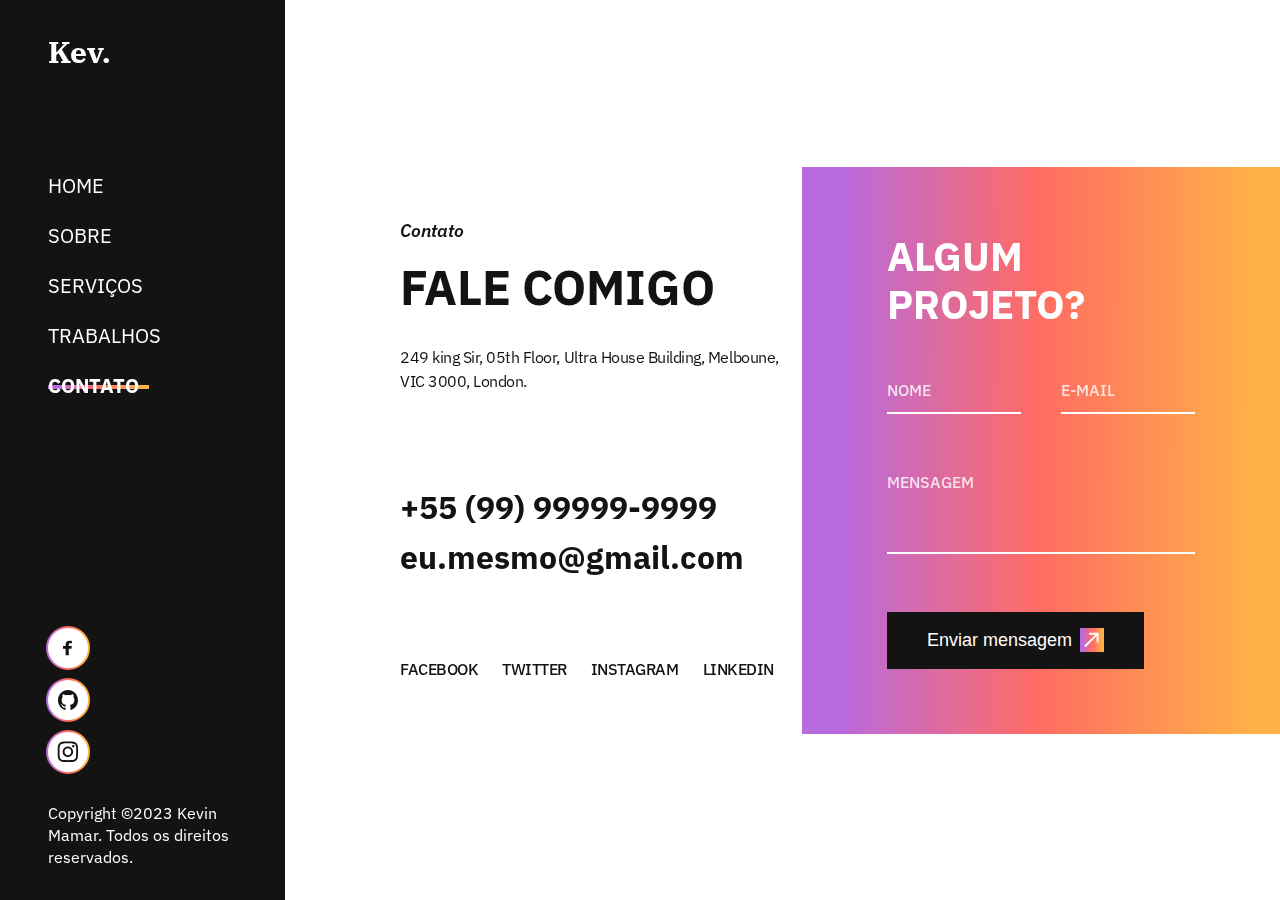
<file: contato/index.html>
<!DOCTYPE html>
<html lang="en">
  <head>
    <meta charset="UTF-8" />
    <meta http-equiv="X-UA-Compatible" content="IE=edge" />
    <meta name="viewport" content="width=device-width, initial-scale=1.0" />
    <link rel="stylesheet" href="/assets/global.css" />
    <link rel="stylesheet" href="/contato/index.css" />
    <title>Kevin Mamar | Contato</title>
  </head>
  <body>
    <div class="row h-full">
      <div class="sidebar">
        <div class="sidebar__content">
          <div class="sidebar__container">
            <div>
              <div class="sidebar__logo">Kev.</div>
              <ul class="sidebar__menu">
                <li class="sidebar__menu__item">
                  <a href="/home">Home</a>
                </li>
                <li class="sidebar__menu__item">
                  <a href="/sobre">Sobre</a>
                </li>
                <li class="sidebar__menu__item">
                  <a href="/servicos">Serviços</a>
                </li>
                <li class="sidebar__menu__item">
                  <a href="/trabalhos">Trabalhos</a>
                </li>
                <li class="sidebar__menu__item sidebar__menu__item--active">
                  <a href="/contato">Contato</a>
                </li>
              </ul>
            </div>
            <div class="sidebar__footer">
              <div class="sidebar__footer__social">
                <a href="">
                  <img src="/assets/images/facebook.svg" alt="facebook" />
                  <p>@kevinmamar</p>
                </a>
                <a href="">
                  <img src="/assets/images/github.svg" alt="github" />
                  <p>Kevin-Mamar</p>
                </a>
                <a href="">
                  <img src="/assets/images/instagram.svg" alt="instagram" />
                  <p>@_kevinMamar</p>
                </a>
              </div>
              <div class="sidebar__footer_copy">
                <p>
                  Copyright ©2023 Kevin Mamar. Todos os direitos reservados.
                </p>
              </div>
            </div>
          </div>
        </div>
      </div>
      <main class="w-full">
        <section class="main">
          <div class="container contact">
            <div class="contact__details">
              <div class="title">
                <span>Contato</span>
                <h2>Fale comigo</h2>
              </div>
              <div class="contact__details__address">
                <p>
                  249 king Sir, 05th Floor, Ultra House Building, Melboune, VIC
                  3000, London.
                </p>
              </div>
              <div class="contact__details__contact">
                <p>+55 (99) 99999-9999</p>
                <p>eu.mesmo@gmail.com</p>
              </div>
              <div class="contact__details__social">
                <a href="" target="_blank" rel="noreferrer">
                  <span>Facebook</span>
                </a>
                <a href="" target="_blank" rel="noreferrer">
                  <span>Twitter</span>
                </a>
                <a href="" target="_blank" rel="noreferrer">
                  <span>Instagram</span>
                </a>
                <a href="" target="_blank" rel="noreferrer">
                  <span>Linkedin</span>
                </a>
              </div>
            </div>
            <div class="contact__form">
              <div class="contact__form__title">
                <h3>Algum projeto?</h3>
              </div>
              <form action="POST">
                <input type="text" placeholder="Nome" name="nome" required />
                <input
                  type="email"
                  placeholder="E-mail"
                  name="email"
                  required
                />
                <div class="w-full">
                  <textarea
                    name="msg"
                    rows="3"
                    placeholder="Mensagem"
                    required
                  ></textarea>
                </div>
                <div class="button button--dark">
                  <a href="">
                    <button type="submit">
                      Enviar mensagem
                      <img
                        src="/assets/images/north_east-light.svg"
                        alt="north_east"
                      />
                    </button>
                  </a>
                </div>
              </form>
            </div>
          </div>
        </section>
      </main>
    </div>
    <footer style="display: none">
      Copyright ©2023 Kevin Mamar. Todos os direitos reservados.
    </footer>
  </body>
</html>
</file>
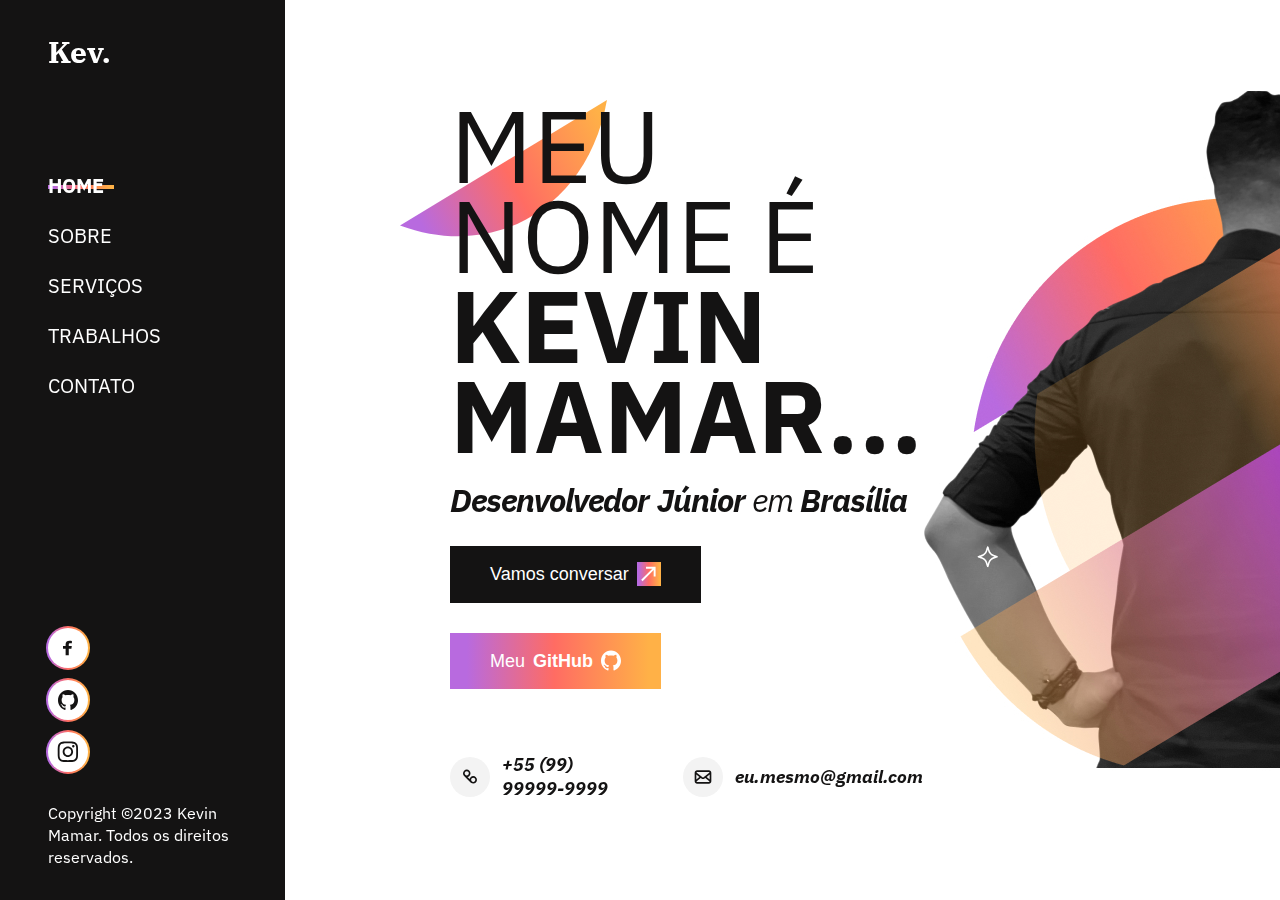
<file: home/index.html>
<!DOCTYPE html>
<html lang="en">
  <head>
    <meta charset="UTF-8" />
    <meta http-equiv="X-UA-Compatible" content="IE=edge" />
    <meta name="viewport" content="width=device-width, initial-scale=1.0" />
    <link rel="stylesheet" href="/assets/global.css" />
    <link rel="stylesheet" href="/home/index.css" />
    <title>Kevin Mamar | Home</title>
  </head>
  <body>
    <div class="row h-full">
      <div class="sidebar">
        <div class="sidebar__content">
          <div class="sidebar__container">
            <div>
              <div class="sidebar__logo">Kev.</div>
              <ul class="sidebar__menu">
                <li class="sidebar__menu__item sidebar__menu__item--active">
                  <a href="/home">Home</a>
                </li>
                <li class="sidebar__menu__item"><a href="/sobre">Sobre</a></li>
                <li class="sidebar__menu__item">
                  <a href="/servicos">Serviços</a>
                </li>
                <li class="sidebar__menu__item">
                  <a href="/trabalhos">Trabalhos</a>
                </li>
                <li class="sidebar__menu__item">
                  <a href="/contato">Contato</a>
                </li>
              </ul>
            </div>
            <div class="sidebar__footer">
              <div class="sidebar__footer__social">
                <a href="">
                  <img src="/assets/images/facebook.svg" alt="facebook" />
                  <p>@kevinmamar</p>
                </a>
                <a href="">
                  <img src="/assets/images/github.svg" alt="github" />
                  <p>Kevin-Mamar</p>
                </a>
                <a href="">
                  <img src="/assets/images/instagram.svg" alt="instagram" />
                  <p>@_kevinMamar</p>
                </a>
              </div>
              <div class="sidebar__footer_copy">
                <p>
                  Copyright ©2023 Kevin Mamar. Todos os direitos reservados.
                </p>
              </div>
            </div>
          </div>
        </div>
      </div>
      <main class="main">
        <div class="container row-between">
          <div class="banner">
            <div class="banner__content">
              <div class="banner__content__title">
                <h1>Meu nome é <strong>Kevin mamar...</strong></h1>
                <h2>
                  <strong>Desenvolvedor Júnior</strong> em
                  <strong>Brasília</strong>
                </h2>
              </div>
              <div class="button button--dark">
                <a href="">
                  <button>
                    Vamos conversar
                    <img
                      src="/assets/images/north_east-light.svg"
                      alt="north_east"
                    />
                  </button>
                </a>
              </div>
              <div class="button button--light">
                <a href="">
                  <button>
                    Meu <strong>GitHub</strong>
                    <img
                      src="/assets/images/github-min-white.svg"
                      alt="north_east"
                    />
                  </button>
                </a>
              </div>
              <div class="banner__content__contacts">
                <div class="personal">
                  <img src="/assets/images/phone.svg" alt="phone" />
                  +55 (99) 99999-9999
                </div>
                <div class="personal">
                  <img src="/assets/images/mail.svg" alt="mail" />
                  eu.mesmo@gmail.com
                </div>
              </div>
            </div>
          </div>
          <div class="banner__image">
            <img src="/assets/images/banner-img.jpg" alt="banner img" />
          </div>
        </div>
      </main>
    </div>
    <footer style="display: none">
      Copyright ©2023 Kevin Mamar. Todos os direitos reservados.
    </footer>
  </body>
</html>
</file>
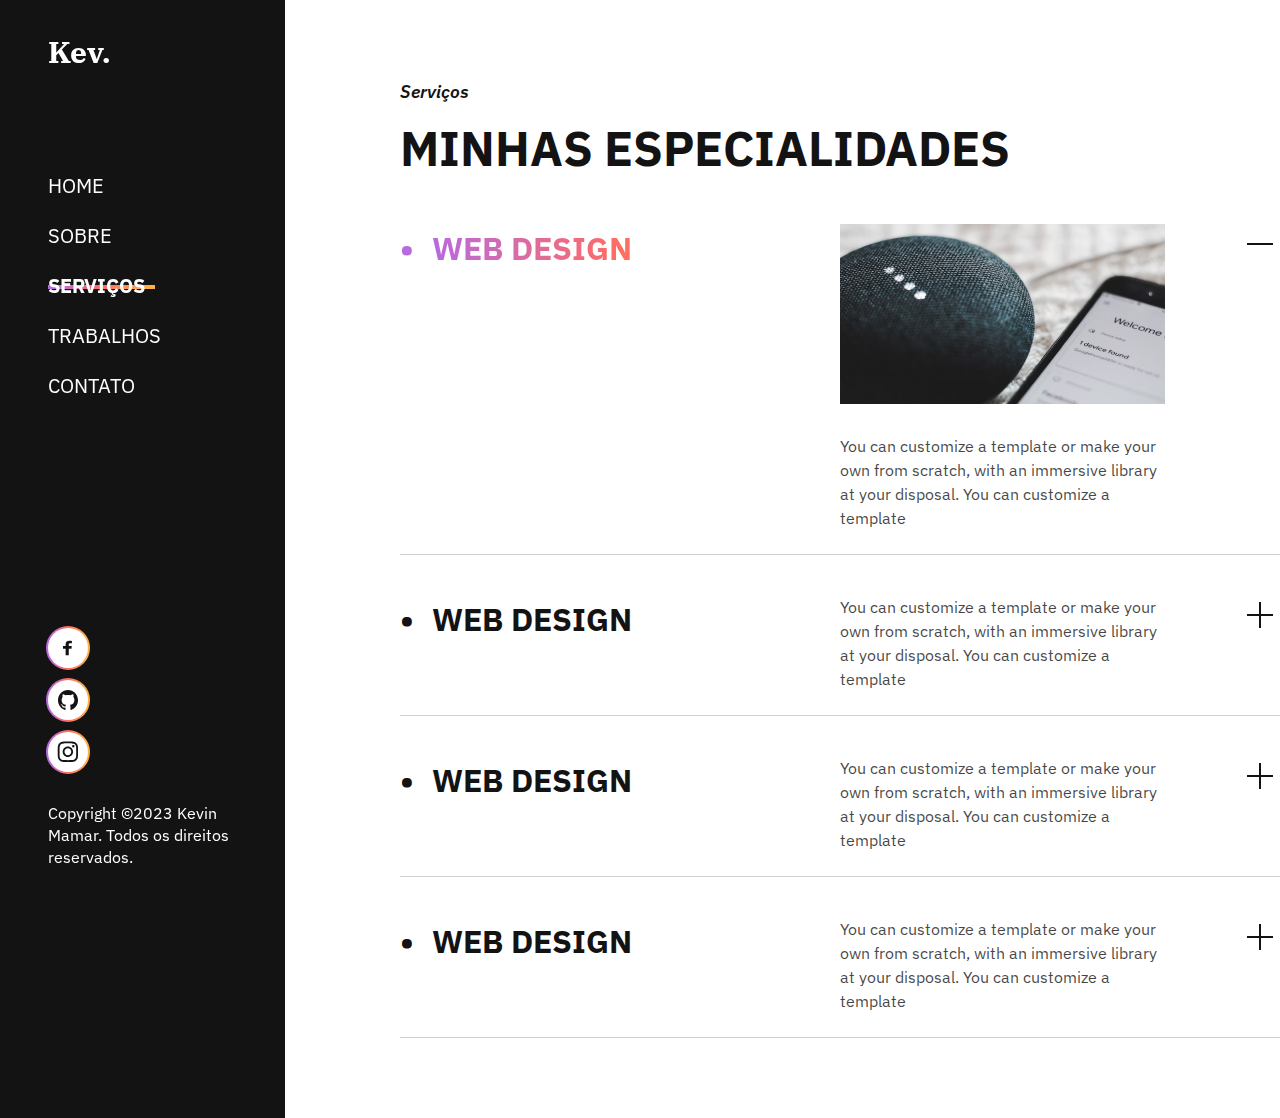
<file: servicos/index.html>
<!DOCTYPE html>
<html lang="en">
  <head>
    <meta charset="UTF-8" />
    <meta http-equiv="X-UA-Compatible" content="IE=edge" />
    <meta name="viewport" content="width=device-width, initial-scale=1.0" />
    <link rel="stylesheet" href="/assets/global.css" />
    <link rel="stylesheet" href="/servicos/index.css" />
    <title>Kevin Mamar | Serviços</title>
    <script type="text/javascript" src="/servicos/index.js"></script>
  </head>
  <body>
    <div class="row h-full">
      <div class="sidebar">
        <div class="sidebar__content">
          <div class="sidebar__container">
            <div>
              <div class="sidebar__logo">Kev.</div>
              <ul class="sidebar__menu">
                <li class="sidebar__menu__item">
                  <a href="/home">Home</a>
                </li>
                <li class="sidebar__menu__item">
                  <a href="/sobre">Sobre</a>
                </li>
                <li class="sidebar__menu__item sidebar__menu__item--active">
                  <a href="/servicos">Serviços</a>
                </li>
                <li class="sidebar__menu__item">
                  <a href="/trabalhos">Trabalhos</a>
                </li>
                <li class="sidebar__menu__item">
                  <a href="/contato">Contato</a>
                </li>
              </ul>
            </div>
            <div class="sidebar__footer">
              <div class="sidebar__footer__social">
                <a href="">
                  <img src="/assets/images/facebook.svg" alt="facebook" />
                  <p>@kevinmamar</p>
                </a>
                <a href="">
                  <img src="/assets/images/github.svg" alt="github" />
                  <p>Kevin-Mamar</p>
                </a>
                <a href="">
                  <img src="/assets/images/instagram.svg" alt="instagram" />
                  <p>@_kevinMamar</p>
                </a>
              </div>
              <div class="sidebar__footer_copy">
                <p>
                  Copyright ©2023 Kevin Mamar. Todos os direitos reservados.
                </p>
              </div>
            </div>
          </div>
        </div>
      </div>
      <main class="w-full">
        <section class="main">
          <div class="container servicos">
            <div class="title">
              <span>Serviços</span>
              <h2>Minhas especialidades</h2>
            </div>
            <div class="servicos__skills">
              <div
                class="servicos__skills__skill servicos__skills__skill--active"
              >
                <div class="servicos__skills__skill__title">
                  <h2>Web Design</h2>
                </div>
                <div class="servicos__skills__skill__description">
                  <div class="servicos__skills__skill__description__text">
                    <div>
                      <img src="/assets/images/skill-img.jpg" alt="skill img" />
                    </div>
                    <p>
                      You can customize a template or make your own from
                      scratch, with an immersive library at your disposal. You
                      can customize a template
                    </p>
                  </div>
                  <div
                    class="servicos__skills__skill__description__selector"
                    onclick="openSkillDetails(event)"
                  ></div>
                </div>
              </div>
              <div class="servicos__skills__skill">
                <div class="servicos__skills__skill__title">
                  <h2>Web Design</h2>
                </div>
                <div class="servicos__skills__skill__description">
                  <div class="servicos__skills__skill__description__text">
                    <div>
                      <img src="/assets/images/skill-img.jpg" alt="skill img" />
                    </div>
                    <p>
                      You can customize a template or make your own from
                      scratch, with an immersive library at your disposal. You
                      can customize a template
                    </p>
                  </div>
                  <div
                    class="servicos__skills__skill__description__selector"
                    onclick="openSkillDetails(event)"
                  ></div>
                </div>
              </div>
              <div class="servicos__skills__skill">
                <div class="servicos__skills__skill__title">
                  <h2>Web Design</h2>
                </div>
                <div class="servicos__skills__skill__description">
                  <div class="servicos__skills__skill__description__text">
                    <div>
                      <img src="/assets/images/skill-img.jpg" alt="skill img" />
                    </div>
                    <p>
                      You can customize a template or make your own from
                      scratch, with an immersive library at your disposal. You
                      can customize a template
                    </p>
                  </div>
                  <div
                    class="servicos__skills__skill__description__selector"
                    onclick="openSkillDetails(event)"
                  ></div>
                </div>
              </div>
              <div class="servicos__skills__skill">
                <div class="servicos__skills__skill__title">
                  <h2>Web Design</h2>
                </div>
                <div class="servicos__skills__skill__description">
                  <div class="servicos__skills__skill__description__text">
                    <div>
                      <img src="/assets/images/skill-img.jpg" alt="skill img" />
                    </div>
                    <p>
                      You can customize a template or make your own from
                      scratch, with an immersive library at your disposal. You
                      can customize a template
                    </p>
                  </div>
                  <div
                    class="servicos__skills__skill__description__selector"
                    onclick="openSkillDetails(event)"
                  ></div>
                </div>
              </div>
            </div>
          </div>
        </section>
      </main>
    </div>
    <footer style="display: none">
      Copyright ©2023 Kevin Mamar. Todos os direitos reservados.
    </footer>
  </body>
</html>
</file>
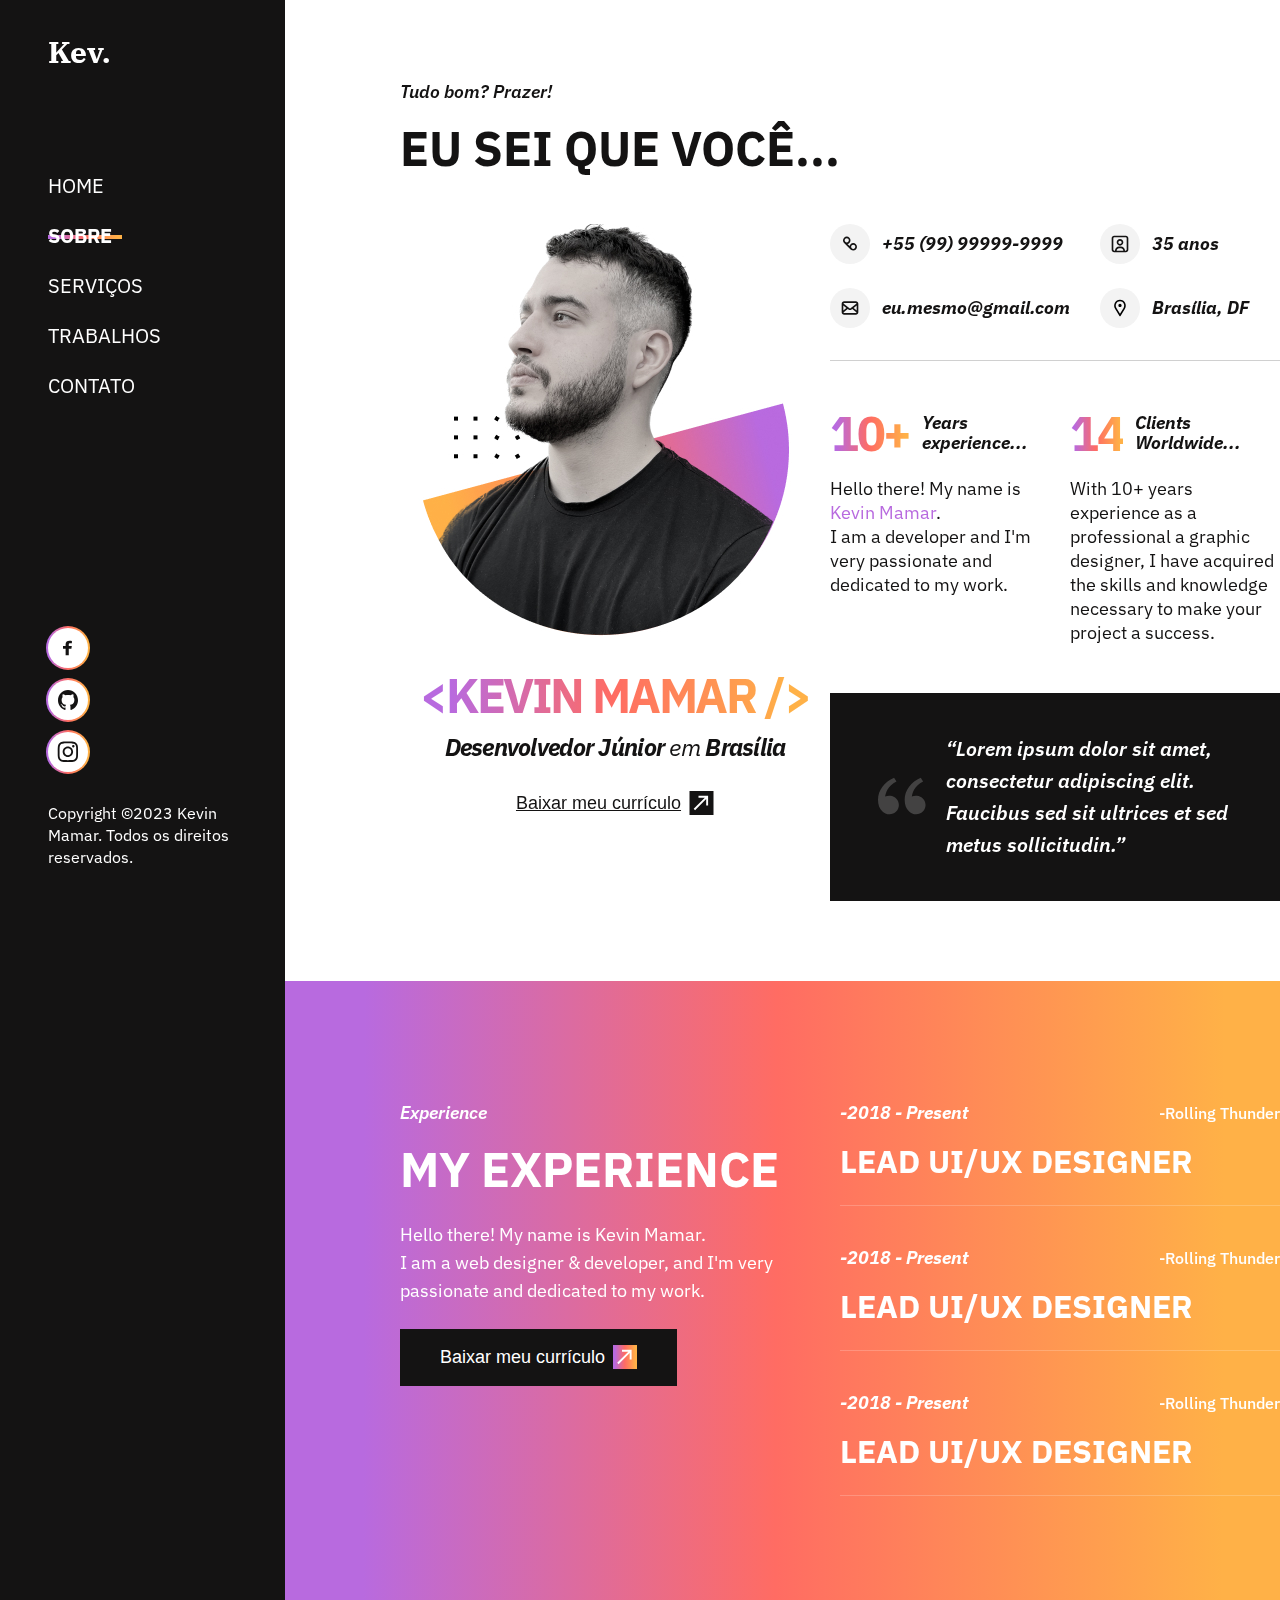
<file: sobre/index.html>
<!DOCTYPE html>
<html lang="en">
  <head>
    <meta charset="UTF-8" />
    <meta http-equiv="X-UA-Compatible" content="IE=edge" />
    <meta name="viewport" content="width=device-width, initial-scale=1.0" />
    <link rel="stylesheet" href="/assets/global.css" />
    <link rel="stylesheet" href="/sobre/index.css" />
    <title>Kevin Mamar | Sobre</title>
  </head>
  <body>
    <div class="row h-full">
      <div class="sidebar">
        <div class="sidebar__content">
          <div class="sidebar__container">
            <div>
              <div class="sidebar__logo">Kev.</div>
              <ul class="sidebar__menu">
                <li class="sidebar__menu__item">
                  <a href="/home">Home</a>
                </li>
                <li class="sidebar__menu__item sidebar__menu__item--active">
                  <a href="/sobre">Sobre</a>
                </li>
                <li class="sidebar__menu__item">
                  <a href="/servicos">Serviços</a>
                </li>
                <li class="sidebar__menu__item">
                  <a href="/trabalhos">Trabalhos</a>
                </li>
                <li class="sidebar__menu__item">
                  <a href="/contato">Contato</a>
                </li>
              </ul>
            </div>
            <div class="sidebar__footer">
              <div class="sidebar__footer__social">
                <a href="">
                  <img src="/assets/images/facebook.svg" alt="facebook" />
                  <p>@kevinmamar</p>
                </a>
                <a href="">
                  <img src="/assets/images/github.svg" alt="github" />
                  <p>Kevin-Mamar</p>
                </a>
                <a href="">
                  <img src="/assets/images/instagram.svg" alt="instagram" />
                  <p>@_kevinMamar</p>
                </a>
              </div>
              <div class="sidebar__footer_copy">
                <p>
                  Copyright ©2023 Kevin Mamar. Todos os direitos reservados.
                </p>
              </div>
            </div>
          </div>
        </div>
      </div>
      <main class="w-full">
        <section class="main">
          <div class="container bio">
            <div class="bio__welcome title">
              <span>Tudo bom? Prazer!</span>
              <h2>Eu sei que você...</h2>
            </div>

            <div class="bio__content">
              <div class="bio__content__whoami">
                <div class="bio__content__whoami__avatar">
                  <img src="/assets/images/avatar.jpg" alt="avatar" />
                </div>

                <div class="bio__content__whoami__details">
                  <h1>&#60;Kevin Mamar /&#62;</h1>
                  <h2>
                    <strong>Desenvolvedor Júnior</strong> em
                    <strong>Brasília</strong>
                  </h2>
                  <div class="button button--transparent">
                    <a href="">
                      <button>
                        Baixar meu currículo
                        <img
                          src="/assets/images/north_east-dark.svg"
                          alt="north_east"
                        />
                      </button>
                    </a>
                  </div>
                </div>
              </div>
              <div class="bio__content__info">
                <div class="bio__content__info__personal">
                  <div class="bio__content__info__personal__items">
                    <div>
                      <div class="personal">
                        <img src="/assets/images/phone.svg" alt="phone" />
                        +55 (99) 99999-9999
                      </div>
                      <div class="personal">
                        <img src="/assets/images/mail.svg" alt="mail" />
                        eu.mesmo@gmail.com
                      </div>
                    </div>
                    <div>
                      <div class="personal">
                        <img src="/assets/images/profile.svg" alt="profile" />
                        35 anos
                      </div>
                      <div class="personal">
                        <img src="/assets/images/location.svg" alt="location" />
                        Brasília, DF
                      </div>
                    </div>
                  </div>
                  <div class="line"></div>
                </div>
                <div class="bio__content__info__experience">
                  <div>
                    <div class="bio__content__info__experience__title">
                      <div>10+</div>
                      <p>
                        Years<br />
                        experience...
                      </p>
                    </div>
                    <div class="bio__content__info__experience__description">
                      Hello there! My name is <span>Kevin Mamar</span>.<br />I
                      am a developer and I'm very passionate and dedicated to my
                      work.
                    </div>
                  </div>
                  <div>
                    <div class="bio__content__info__experience__title">
                      <div>14</div>
                      <p>
                        Clients<br />
                        Worldwide...
                      </p>
                    </div>
                    <div class="bio__content__info__experience__description">
                      With 10+ years experience as a professional a graphic
                      designer, I have acquired the skills and knowledge
                      necessary to make your project a success.
                    </div>
                  </div>
                </div>
                <div class="bio__content__info__quote">
                  <img
                    src="/assets/images/double-quotes.svg"
                    alt="double-quotes"
                  />
                  <p>
                    “Lorem ipsum dolor sit amet, consectetur adipiscing elit.
                    Faucibus sed sit ultrices et sed metus sollicitudin.”
                  </p>
                </div>
              </div>
            </div>
          </div>
        </section>
        <section class="secondary">
          <div class="container experience">
            <div class="experience__detail">
              <div class="experience__detail__title title">
                <span>Experience</span>
                <h2>My experience</h2>
              </div>
              <p>
                Hello there! My name is Kevin Mamar.<br />
                I am a web designer & developer, and I'm very passionate and
                dedicated to my work.
              </p>
              <div class="button button--dark">
                <a href="">
                  <button>
                    Baixar meu currículo
                    <img
                      src="/assets/images/north_east-light.svg"
                      alt="north_east"
                    />
                  </button>
                </a>
              </div>
            </div>
            <div class="experience__timeline">
              <div class="experience__timeline__checkpoint">
                <div>
                  <div class="experience__timeline__checkpoint__period">
                    -2018 - Present
                  </div>
                  <div class="experience__timeline__checkpoint__company">
                    -Rolling Thunder
                  </div>
                </div>

                <h3 class="experience__timeline__checkpoint__occupation">
                  Lead UI/UX Designer
                </h3>
              </div>
              <div class="experience__timeline__checkpoint">
                <div>
                  <div class="experience__timeline__checkpoint__period">
                    -2018 - Present
                  </div>
                  <div class="experience__timeline__checkpoint__company">
                    -Rolling Thunder
                  </div>
                </div>

                <h3 class="experience__timeline__checkpoint__occupation">
                  Lead UI/UX Designer
                </h3>
              </div>
              <div class="experience__timeline__checkpoint">
                <div>
                  <div class="experience__timeline__checkpoint__period">
                    -2018 - Present
                  </div>
                  <div class="experience__timeline__checkpoint__company">
                    -Rolling Thunder
                  </div>
                </div>

                <h3 class="experience__timeline__checkpoint__occupation">
                  Lead UI/UX Designer
                </h3>
              </div>
            </div>
          </div>
        </section>
      </main>
    </div>
    <footer style="display: none">
      Copyright ©2023 Kevin Mamar. Todos os direitos reservados.
    </footer>
  </body>
</html>
</file>
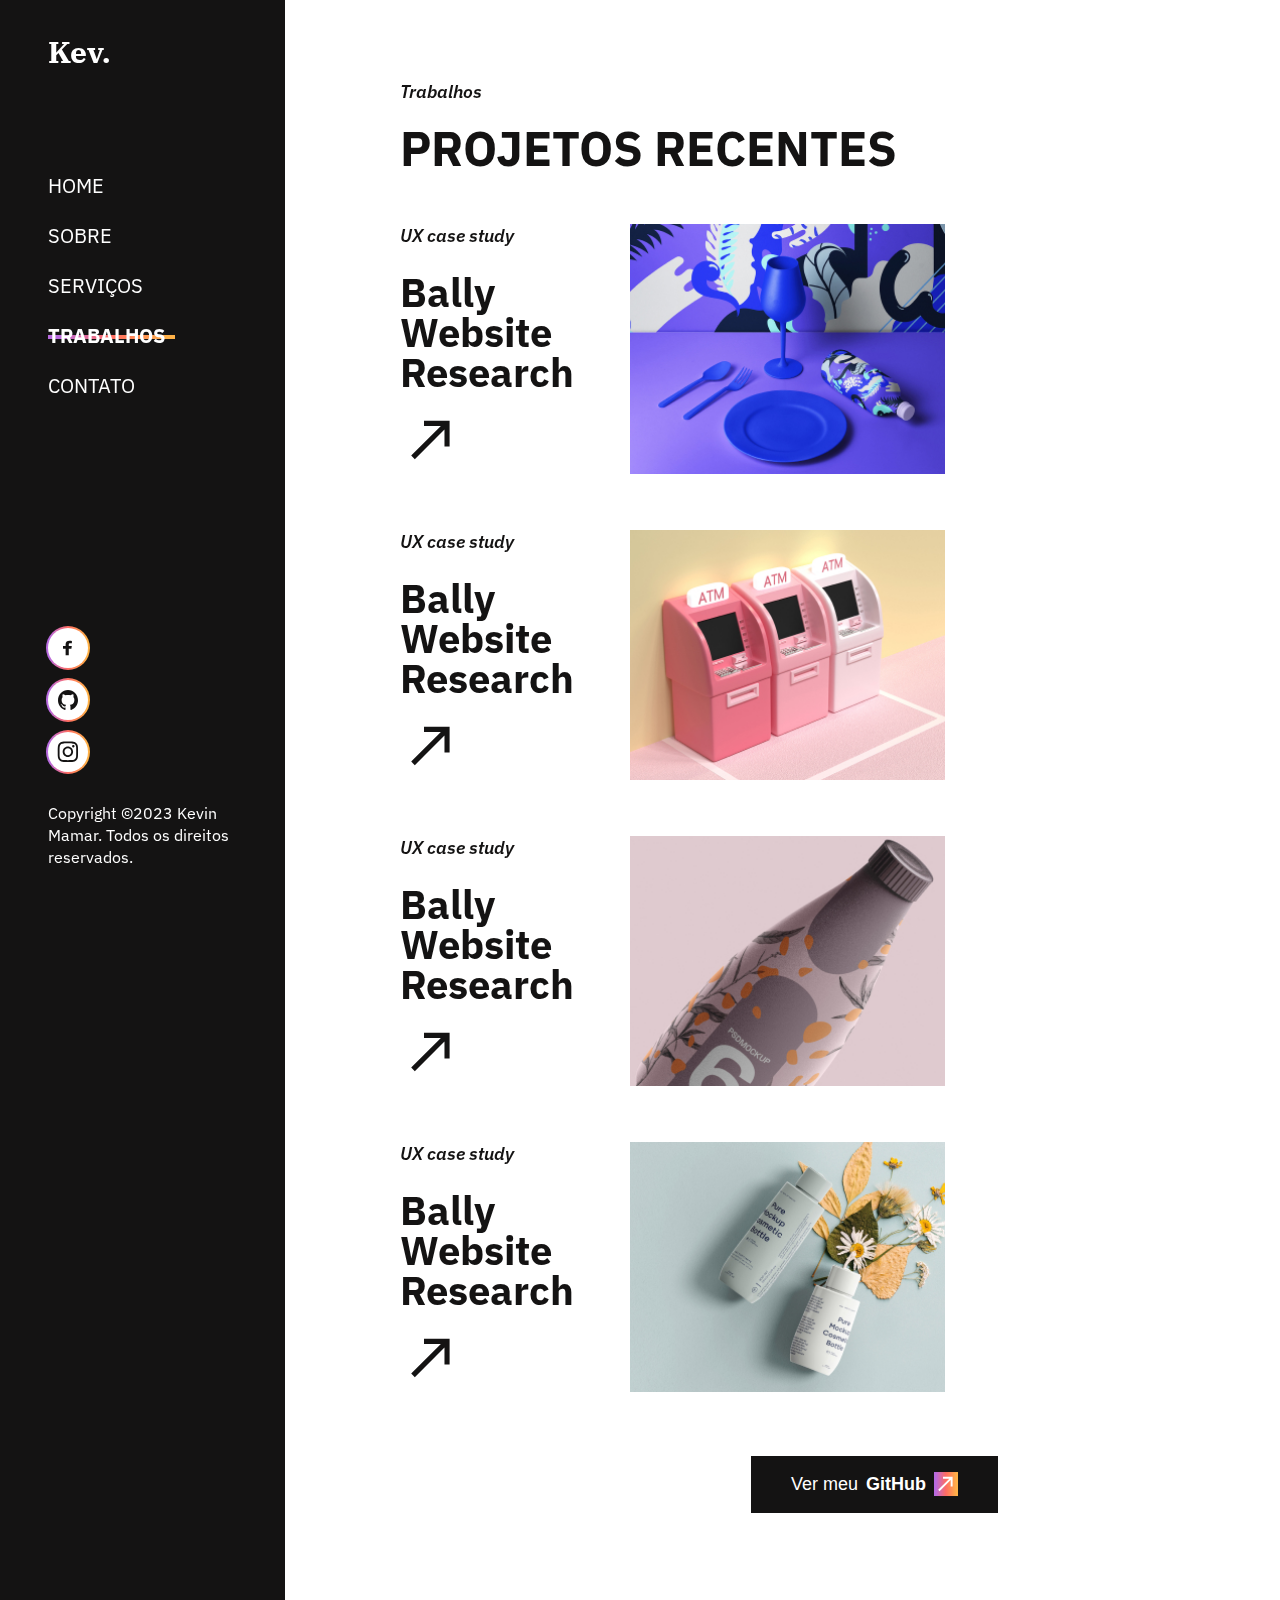
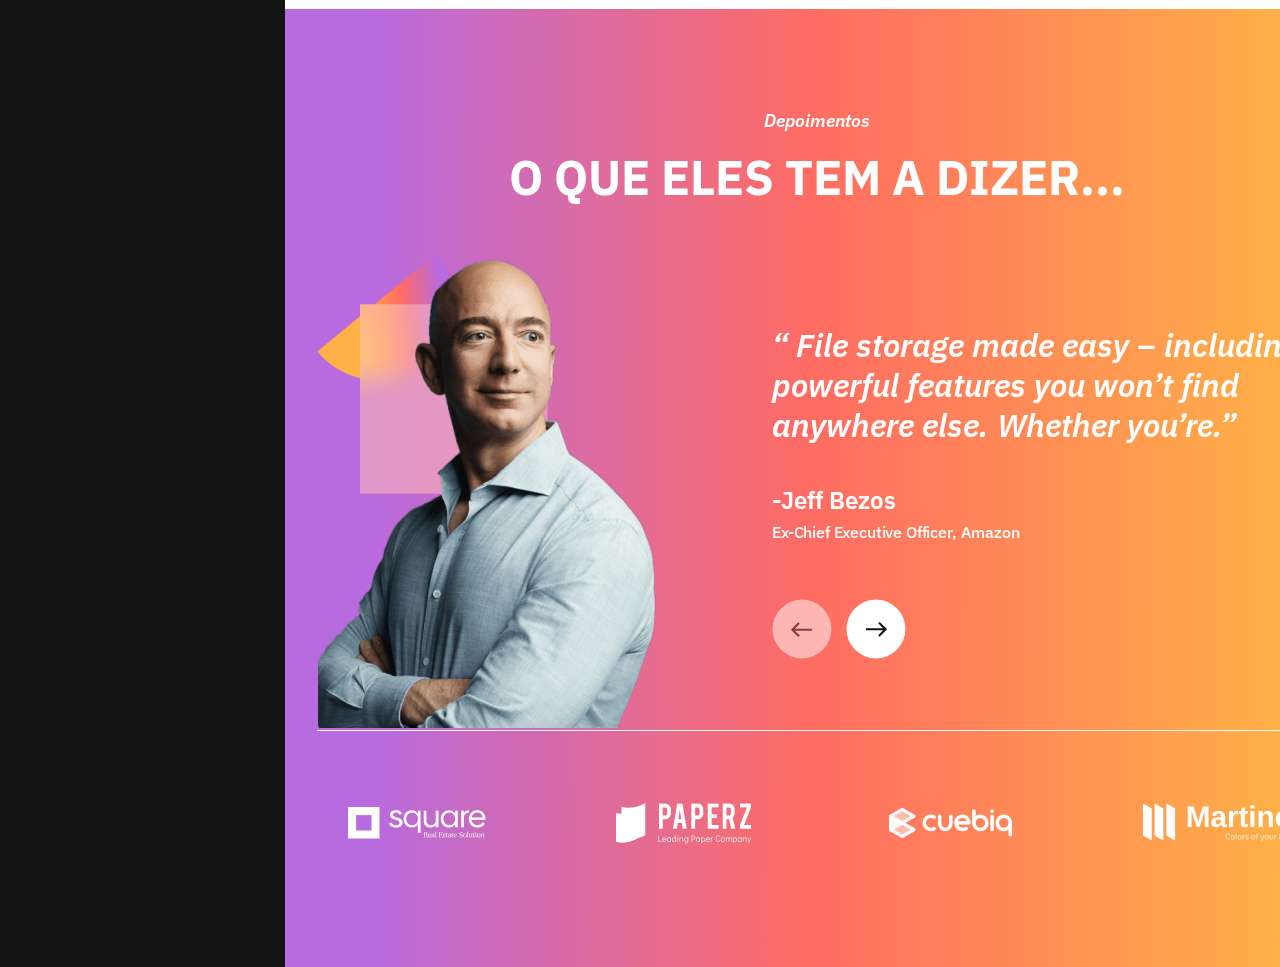
<file: trabalhos/index.html>
<!DOCTYPE html>
<html lang="en">
  <head>
    <meta charset="UTF-8" />
    <meta http-equiv="X-UA-Compatible" content="IE=edge" />
    <meta name="viewport" content="width=device-width, initial-scale=1.0" />
    <link rel="stylesheet" href="/assets/global.css" />
    <link rel="stylesheet" href="/trabalhos/index.css" />
    <title>Kevin Mamar | Trabalho</title>
    <script type="text/javascript" src="/trabalhos/index.js"></script>
  </head>
  <body>
    <div class="row h-full">
      <div class="sidebar">
        <div class="sidebar__content">
          <div class="sidebar__container">
            <div>
              <div class="sidebar__logo">Kev.</div>
              <ul class="sidebar__menu">
                <li class="sidebar__menu__item">
                  <a href="/home">Home</a>
                </li>
                <li class="sidebar__menu__item">
                  <a href="/sobre">Sobre</a>
                </li>
                <li class="sidebar__menu__item">
                  <a href="/servicos">Serviços</a>
                </li>
                <li class="sidebar__menu__item sidebar__menu__item--active">
                  <a href="/trabalhos">Trabalhos</a>
                </li>
                <li class="sidebar__menu__item">
                  <a href="/contato">Contato</a>
                </li>
              </ul>
            </div>
            <div class="sidebar__footer">
              <div class="sidebar__footer__social">
                <a href="">
                  <img src="/assets/images/facebook.svg" alt="facebook" />
                  <p>@kevinmamar</p>
                </a>
                <a href="">
                  <img src="/assets/images/github.svg" alt="github" />
                  <p>Kevin-Mamar</p>
                </a>
                <a href="">
                  <img src="/assets/images/instagram.svg" alt="instagram" />
                  <p>@_kevinMamar</p>
                </a>
              </div>
              <div class="sidebar__footer_copy">
                <p>
                  Copyright ©2023 Kevin Mamar. Todos os direitos reservados.
                </p>
              </div>
            </div>
          </div>
        </div>
      </div>
      <main class="w-full">
        <section class="main">
          <div class="container jobs">
            <div class="title">
              <span>Trabalhos</span>
              <h2>Projetos recentes</h2>
            </div>

            <div class="jobs__projects">
              <a href="" target="_blank" rel="noreferrer">
                <div class="jobs__projects__project">
                  <div class="jobs__projects__project__content">
                    <div class="jobs__projects__project__content__title">
                      <span>UX case study</span>
                      <p>Bally Website Research</p>
                    </div>
                    <img
                      src="/assets/images/north_east-big.svg"
                      alt="north east big"
                    />
                  </div>
                  <div class="jobs__projects__project__img">
                    <img src="/assets/images/project1.jpg" alt="project 1" />
                  </div>
                </div>
              </a>

              <a href="" target="_blank" rel="noreferrer">
                <div class="jobs__projects__project">
                  <div class="jobs__projects__project__content">
                    <div class="jobs__projects__project__content__title">
                      <span>UX case study</span>
                      <p>Bally Website Research</p>
                    </div>
                    <img
                      src="/assets/images/north_east-big.svg"
                      alt="north east big"
                    />
                  </div>
                  <div class="jobs__projects__project__img">
                    <img src="/assets/images/project2.jpg" alt="project 2" />
                  </div>
                </div>
              </a>

              <a href="" target="_blank" rel="noreferrer">
                <div class="jobs__projects__project">
                  <div class="jobs__projects__project__content">
                    <div class="jobs__projects__project__content__title">
                      <span>UX case study</span>
                      <p>Bally Website Research</p>
                    </div>
                    <img
                      src="/assets/images/north_east-big.svg"
                      alt="north east big"
                    />
                  </div>
                  <div class="jobs__projects__project__img">
                    <img src="/assets/images/project3.jpg" alt="project 3" />
                  </div>
                </div>
              </a>

              <a href="" target="_blank" rel="noreferrer">
                <div class="jobs__projects__project">
                  <div class="jobs__projects__project__content">
                    <div class="jobs__projects__project__content__title">
                      <span>UX case study</span>
                      <p>Bally Website Research</p>
                    </div>
                    <img
                      src="/assets/images/north_east-big.svg"
                      alt="north east big"
                    />
                  </div>
                  <div class="jobs__projects__project__img">
                    <img src="/assets/images/project4.jpg" alt="project 4" />
                  </div>
                </div>
              </a>
            </div>

            <div class="jobs__action">
              <div class="button button--dark">
                <a href="">
                  <button>
                    Ver meu <strong>GitHub</strong>
                    <img
                      src="/assets/images/north_east-light.svg"
                      alt="north_east"
                    />
                  </button>
                </a>
              </div>
            </div>
          </div>
        </section>
        <section class="secondary-center">
          <div class="testimonials">
            <div class="testimonials__title">
              <span>Depoimentos</span>
              <h2>O que eles tem a dizer...</h2>
            </div>
            <div class="testimonials__content">
              <div class="testimonials__content__carousel">
                <div class="testimonials__content__testimonial">
                  <div class="testimonials__content__testimonial__img">
                    <img src="/assets/images/jeff-bezos.png" alt="Jeff Bezos" />
                  </div>
                  <div class="testimonials__content__testimonial__details">
                    <div
                      class="testimonials__content__testimonial__details__text"
                    >
                      <h3>
                        “ File storage made easy – including powerful features
                        you won’t find anywhere else. Whether you’re.”
                      </h3>
                      <div
                        class="testimonials__content__testimonial__details__text__author"
                      >
                        <p>-Jeff Bezos</p>
                        <span>Ex-Chief Executive Officer, Amazon</span>
                      </div>
                    </div>
                    <div
                      class="testimonials__content__testimonial__details__controls"
                    >
                      <div class="disabled" onclick="moveSlide(event, 'left')">
                        <img src="/assets/images/left.svg" alt="left" />
                      </div>
                      <div onclick="moveSlide(event, 'right')">
                        <img src="/assets/images/right.svg" alt="right" />
                      </div>
                    </div>
                  </div>
                </div>
                <div class="testimonials__content__testimonial">
                  <div class="testimonials__content__testimonial__img">
                    <img src="/assets/images/elon-musk.png" alt="Elon musk" />
                  </div>
                  <div class="testimonials__content__testimonial__details">
                    <div
                      class="testimonials__content__testimonial__details__text"
                    >
                      <h3>
                        “ File storage made easy – including powerful features
                        you won’t find anywhere else. Whether you’re.”
                      </h3>
                      <div
                        class="testimonials__content__testimonial__details__text__author"
                      >
                        <p>-Elon Musk</p>
                        <span>Chief Executive Officer, Tesla</span>
                      </div>
                    </div>
                    <div
                      class="testimonials__content__testimonial__details__controls"
                    >
                      <div onclick="moveSlide(event, 'left')">
                        <img src="/assets/images/left.svg" alt="left" />
                      </div>
                      <div onclick="moveSlide(event, 'right')">
                        <img src="/assets/images/right.svg" alt="right" />
                      </div>
                    </div>
                  </div>
                </div>
                <div class="testimonials__content__testimonial">
                  <div class="testimonials__content__testimonial__img">
                    <img src="/assets/images/neymar.png" alt="Neymar" />
                  </div>
                  <div class="testimonials__content__testimonial__details">
                    <div
                      class="testimonials__content__testimonial__details__text"
                    >
                      <h3>
                        “ File storage made easy – including powerful features
                        you won’t find anywhere else. Whether you’re.”
                      </h3>
                      <div
                        class="testimonials__content__testimonial__details__text__author"
                      >
                        <p>-Neymar Jr.</p>
                        <span>Professional Soccer Player at PSG</span>
                      </div>
                    </div>
                    <div
                      class="testimonials__content__testimonial__details__controls"
                    >
                      <div onclick="moveSlide(event, 'left')">
                        <img src="/assets/images/left.svg" alt="left" />
                      </div>
                      <div class="disabled" onclick="moveSlide(event, 'right')">
                        <img src="/assets/images/right.svg" alt="right" />
                      </div>
                    </div>
                  </div>
                </div>
              </div>
            </div>
            <div class="testimonials__logos">
              <img src="/assets/images/logo1.png" alt="logo 1" />
              <img src="/assets/images/logo2.png" alt="logo 2" />
              <img src="/assets/images/logo3.png" alt="logo 3" />
              <img src="/assets/images/logo4.png" alt="logo 4" />
            </div>
          </div>
        </section>
      </main>
    </div>
    <footer style="display: none">
      Copyright ©2023 Kevin Mamar. Todos os direitos reservados.
    </footer>
  </body>
</html>
</file>
<file: assets/global.css>
/**
## Usando metodologia "BEM" (Bloco, Elemento e Modificador) para convenção 
de nomes: [link](https://getbem.com/)

- .bloco -> componente raiz
- .bloco__elemento -> elemento que faz parte da composição do bloco
- .bloco--modificador -> modificador de aparência, comportamento ou estado! Usado como
flags para estilizações dinamicas (usando JS ou pseudo-classes de efeito).
Exemplo: .sidebar--hidden

*/

@import url("https://fonts.googleapis.com/css2?family=IBM+Plex+Sans:ital,wght@0,100;0,200;0,300;0,400;0,500;0,600;0,700;1,100;1,200;1,300;1,400;1,500;1,600;1,700&display=swap");
@import url("https://fonts.googleapis.com/css2?family=IBM+Plex+Serif:wght@700&display=swap");

:root {
  --white: #fff;
  --black: #141313;
  --gradient: linear-gradient(
    270.16deg,
    #ffb147 5.74%,
    #ff6c63 50.64%,
    #b86adf 92.05%
  );
  --timing: cubic-bezier(0.77, 0, 0.18, 1);
  --shadow: 0 14px 28px rgba(0, 0, 0, 0.25), 0 10px 10px rgba(0, 0, 0, 0.22);
}

/* Scrollbar Width */
::-webkit-scrollbar {
  width: 8px;
}

/* Scrollbar Track */
::-webkit-scrollbar-track {
  background: #f1f1f1;
}

/* Scrollbar Handle */
::-webkit-scrollbar-thumb {
  background: var(--black);
}

/* Scrollbar Handle ao passar o mouse */
::-webkit-scrollbar-thumb:hover {
  background: var(--black);
}

/* Seleção de texto */
::selection {
  color: var(--white);
  background: #b86adf;
}
::-moz-selection {
  color: var(--white);
  background: #b86adf;
}

*,
*::before,
*::after {
  box-sizing: border-box;
}

* {
  margin: 0;
  padding: 0;
  border: 0 solid transparent;
}

/* Previne que haja mudança no tamanho de fonte nos dispositivos iOS */
html {
  -webkit-text-size-adjust: 100%;
}

/* reseta o line-height do body */
body {
  min-height: 100vh;
  line-height: 1;
  text-rendering: optimizeSpeed;
  background-color: var(--white);
  font-family: "IBM Plex Sans", sans-serif;
  color: var(--black);
}

a {
  text-decoration: none;
  color: inherit;
}

textarea:focus,
input:focus {
  outline: none;
}

input,
textarea {
  font-family: inherit;
  font-size: inherit;
  resize: none;
}

/* ------ Auxiliares -------- */

.h-full {
  height: 100%;
}

.w-full {
  width: 100%;
}

.white {
  color: var(--white);
}

.container {
  width: 100%;
  max-width: 1235px;
}

@media (max-width: 1240px) {
  .container {
    padding-left: 2rem;
    padding-right: 2rem;
    margin: auto;
  }
}

.row,
.row-center,
.row-between {
  display: flex;
  flex-direction: row;
}

.row-center {
  justify-content: center;
  align-items: center;
}

.row-between {
  justify-content: space-between;
  align-items: center;
}

.col,
.col-center,
.col-between {
  display: flex;
  flex-direction: column;
}

.col-center {
  justify-content: center;
  align-items: center;
}

.col-between {
  justify-content: space-between;
  align-items: center;
}

/* ------ Componentes -------- */

.sidebar {
  background-color: var(--black);
  height: auto;
  min-height: 100vh;
  min-width: 285px;
  color: var(--white);
  position: relative;
  display: flex;
  justify-content: center;
}

.sidebar__content {
  position: fixed;
  height: 100vh;
  padding: 2rem;
}

.sidebar__container {
  width: 100%;
  height: 100%;
  max-width: 190px;
  display: flex;
  flex-direction: column;
  justify-content: space-between;
}

.sidebar__logo {
  font-family: "IBM Plex Serif", serif;
  font-weight: 700;
  font-size: 30px;
  line-height: 39px;
}

.sidebar__menu {
  margin-top: 100px;
}

.sidebar__menu__item {
  width: fit-content;
  list-style: none;
  font-weight: 400;
  font-size: 20px;
  line-height: 30px;
  text-transform: uppercase;
  position: relative;
}

.sidebar__menu__item::before {
  content: "";
  width: 0;
  height: 4px;
  background: var(--gradient);
  display: block;
  position: absolute;
  top: calc(50% - 1px);
  z-index: -1;
  transition: all 0.2s var(--timing);
}

.sidebar__menu__item:not(:last-child) {
  margin-bottom: 20px;
}

.sidebar__menu__item--active {
  font-weight: 700;
}

.sidebar__menu__item--active::before,
.sidebar__menu__item:hover::before {
  width: calc(100% + 10px);
}

.sidebar__footer {
  display: flex;
  flex-direction: column;
  gap: 30px;
}

.sidebar__footer__social {
  display: flex;
  flex-direction: column;
  gap: 12px;
}

.sidebar__footer__social a {
  position: relative;
  display: flex;
  align-items: center;
}

.sidebar__footer__social p {
  padding-left: 12px;
  font-weight: bold;
  opacity: 0;
  transform: translateX(-50px);
  transition: all 0.3s var(--timing);
}

.sidebar__footer__social a::before {
  content: "";
  width: 44px;
  height: 44px;
  background: var(--gradient);
  display: block;
  position: absolute;
  /* top: calc(50% - 1px); */
  top: -2px;
  left: -2px;
  z-index: -1;
  transition: all 0.3s var(--timing);
  border-radius: 44px;
}

.sidebar__footer__social a:hover::before {
  width: 100%;
}

.sidebar__footer__social a:hover p {
  opacity: 1;
  transform: translateX(0);
}

.sidebar__footer_copy p {
  font-size: 16px;
  line-height: 22px;
}

.button button {
  padding: 1rem 2.5rem;
  font-style: normal;
  font-weight: 500;
  font-size: 18px;
  line-height: 24px;
  display: flex;
  gap: 0.5rem;
  color: var(--white);
  cursor: pointer;
  position: relative;

  /* Default dark */
  background: var(--black);
  transition: transform 0.3s;
}

.button button:before {
  content: "";
  z-index: -1;
  position: absolute;
  top: 0;
  right: 0;
  bottom: 0;
  left: 0;
  background: var(--black);
  transform: translate3d(0px, 10px, 0) scale(0.95);
  filter: blur(20px);
  opacity: 0;
  transition: opacity 0.3s;
  border-radius: inherit;
}

.button button::after {
  content: "";
  z-index: -1;
  position: absolute;
  top: 0;
  right: 0;
  bottom: 0;
  left: 0;
  background: inherit;
  border-radius: inherit;
}

.button button:hover {
  transform: scale(1.05);
}

.button button:hover:before {
  opacity: 0.7;
}

.button--dark button,
.button--dark button:before {
  background: var(--black);
}

.button--light button,
.button--light button:before {
  background: var(--gradient);
}

.button--transparent button {
  color: var(--black);
  text-decoration: underline;
}

.button--transparent button,
.button--transparent button:before {
  background: transparent;
}

.main {
  width: 100%;
  min-height: 100vh;
  display: flex;
  padding: 80px 0 80px 115px;
}

.main-center {
  width: 100%;
  min-height: 100vh;
  display: flex;
  justify-content: center;
  align-items: center;
  padding: 80px 32px 80px 32px;
}

.secondary {
  width: 100%;
  display: flex;
  padding: 120px 0 120px 115px;
  background: var(--gradient);
  color: var(--white);
}

.secondary-center {
  width: 100%;
  display: flex;
  padding: 100px 32px 100px 32px;
  justify-content: center;
  align-items: center;
  background: var(--gradient);
  color: var(--white);
}

.personal {
  display: flex;
  align-items: center;
  gap: 12px;
  font-style: italic;
  font-weight: 700;
  font-size: 18px;
  line-height: 24px;
}

.line {
  width: 100%;
  height: 1px;
  background: var(--black);
  opacity: 0.2;
}

.title {
  display: flex;
  flex-direction: column;
  gap: 16px;
}

.title span {
  font-style: italic;
  font-weight: 600;
  font-size: 18px;
  line-height: 24px;
}

.title h2 {
  font-weight: 700;
  font-size: 48px;
  line-height: 56px;
  text-transform: uppercase;
}
</file>
<file: contato/index.css>
.contact {
  display: flex;
  justify-content: space-between;
  align-items: center;
  gap: 20px;
}

.contact__details {
  width: 100%;
  max-width: 430px;
}

.contact__details__address {
  padding-top: 30px;
  font-weight: 400;
  font-size: 16px;
  line-height: 24px;
  letter-spacing: -0.03em;
}

.contact__details__contact {
  padding-top: 94px;
  display: flex;
  flex-direction: column;
  gap: 10px;
  font-weight: 700;
  font-size: 32px;
  line-height: 40px;
}

.contact__details__social {
  padding-top: 80px;
  display: flex;
  gap: 24px;
  font-weight: 500;
  font-size: 16px;
  line-height: 24px;
  letter-spacing: -0.03em;
  text-transform: uppercase;
}

.contact__form {
  width: 100%;
  max-width: 775px;
  background: var(--gradient);
  padding: 65px 85px;
  color: var(--white);
  display: flex;
  flex-direction: column;
  gap: 40px;
}

.contact__form__title h3 {
  font-weight: 700;
  font-size: 40px;
  line-height: 48px;
  text-transform: uppercase;
}

.contact__form form {
  padding-top: 10px;
  display: flex;
  flex-wrap: wrap;
  row-gap: 56px;
  column-gap: 40px;
}

.contact__form form input {
  width: calc(50% - 20px);
}

.contact__form form textarea {
  width: 100%;
}

.contact__form form input,
.contact__form form textarea {
  font-weight: 500;
  font-size: 16px;
  line-height: 24px;
  color: var(--white);
  background: transparent;
  border: none;
  border-bottom: 2px solid var(--white);
  padding-bottom: 10px;
}

.contact__form form input::placeholder,
.contact__form form textarea::placeholder {
  color: rgba(255, 255, 255, 0.8);
  text-transform: uppercase;
}
</file>
<file: home/index.css>
.banner {
  width: 100%;
  max-width: 595px;
}

.banner__content {
  padding-left: 50px;
  display: flex;
  flex-direction: column;
  gap: 30px;
  background: url(/assets/images/title-detail.svg);
  background-repeat: no-repeat;
}

.banner__content__title {
  display: flex;
  flex-direction: column;
  gap: 24px;
}

.banner__content__title h1 {
  font-weight: 400;
  font-size: 102px;
  line-height: 90px;
  text-transform: uppercase;
}

.banner__content__title h2 {
  font-style: italic;
  font-weight: 400;
  font-size: 32px;
  line-height: 32px;
  letter-spacing: -0.03em;
}

.banner__content__contacts {
  display: flex;
  align-items: center;
  gap: 48px;
  margin-top: 34px;
}

.banner__image {
  width: 100%;
  max-width: 602px;
}
</file>
<file: servicos/index.css>
.servicos {
  display: flex;
  flex-direction: column;
  gap: 48px;
}

.servicos__skills {
  display: flex;
  flex-direction: column;
  gap: 40px;
}

.servicos__skills__skill,
.servicos__skills__skill--active {
  display: flex;
  justify-content: space-between;
  padding-bottom: 24px;
  border-bottom: 1px solid rgba(20, 20, 19, 0.2);
}

.servicos__skills__skill__title {
  width: 100%;
}

.servicos__skills__skill__title h2 {
  font-weight: 700;
  font-size: 32px;
  line-height: 48px;
  text-transform: uppercase;
}

.servicos__skills__skill__title h2::before {
  content: "\2022";
  font-weight: 700;
  display: inline-block;
  width: 1em;
}

.servicos__skills__skill--active .servicos__skills__skill__title h2 {
  background: var(--gradient);
  -webkit-background-clip: text;
  -webkit-text-fill-color: transparent;
  background-clip: text;
}

.servicos__skills__skill__description {
  width: 100%;
  max-width: 660px;
  display: flex;
  justify-content: space-between;
  gap: 75px;
}

.servicos__skills__skill__description__text {
  display: flex;
  flex-direction: column;
}

.servicos__skills__skill__description__text p {
  font-style: normal;
  font-size: 16px;
  line-height: 24px;
  color: rgba(20, 19, 19, 0.8);
}

.servicos__skills__skill__description__text div {
  overflow: hidden;
  height: 0;
  transition: all 0.3s var(--timing);
}

.servicos__skills__skill--active
  .servicos__skills__skill__description__text
  div {
  height: 210px;
}

.servicos__skills__skill__description__text img {
  max-width: 100%;
  height: 180px;
  object-fit: cover;
}

.servicos__skills__skill__description__selector {
  min-width: 40px;
  height: 40px;
  display: flex;
  justify-content: center;
  align-items: center;
  cursor: pointer;
  position: relative;
}

.servicos__skills__skill__description__selector::before {
  content: "";
  width: 26px;
  background: var(--black);
  height: 2px;
  position: absolute;
  transition: transform 0.3s var(--timing);
  transform: rotate(90deg);
}

.servicos__skills__skill__description__selector::after {
  content: "";
  width: 26px;
  background: var(--black);
  height: 2px;
  position: absolute;
  transform: rotate(180deg);
  transition: transform 0.3s var(--timing);
}

.servicos__skills__skill--active
  .servicos__skills__skill__description__selector::before,
.servicos__skills__skill--active
  .servicos__skills__skill__description__selector::after {
  transform: rotate(0deg);
}
</file>
<file: sobre/index.css>
.bio {
  width: 100%;
  display: flex;
  flex-direction: column;
  gap: 48px;
}

.bio__content {
  display: flex;
  justify-content: space-between;
}

.bio__content__whoami {
  width: 100%;
  max-width: 430px;
  display: flex;
  flex-direction: column;
  gap: 32px;
}

.bio__content__whoami__avatar {
  width: 100%;
}

.bio__content__whoami__details {
  display: flex;
  flex-direction: column;
  justify-content: center;
  align-items: center;
  gap: 12px;
}

.bio__content__whoami__details h1 {
  font-weight: 700;
  font-size: 48px;
  line-height: 48px;

  text-align: center;
  letter-spacing: -0.05em;
  text-transform: uppercase;

  background: var(--gradient);
  -webkit-background-clip: text;
  -webkit-text-fill-color: transparent;
  background-clip: text;
}

.bio__content__whoami__details h2 {
  font-style: italic;
  font-weight: 400;
  font-size: 24px;
  line-height: 32px;
  text-align: center;
  letter-spacing: -0.03em;
}

.bio__content__info {
  width: 100%;
  max-width: 660px;
  display: flex;
  flex-direction: column;
  gap: 48px;
}

.bio__content__info__personal {
  width: 100%;
  display: flex;
  flex-direction: column;
  gap: 32px;
}

.bio__content__info__personal__items {
  width: 100%;
  display: flex;
  flex-direction: row;
  align-items: center;
  gap: 30px;
}

.bio__content__info__personal__items > div {
  width: 100%;
  display: flex;
  flex-direction: column;
  gap: 24px;
}

.bio__content__info__experience {
  width: 100%;
  display: flex;
  gap: 30px;
}

.bio__content__info__experience > div {
  width: 100%;
  display: flex;
  flex-direction: column;
  gap: 20px;
}

.bio__content__info__experience__title {
  font-style: italic;
  font-weight: 700;
  font-size: 18px;
  line-height: 20px;
  display: flex;
  align-items: center;
  gap: 12px;
}

.bio__content__info__experience__title > div {
  font-style: normal;
  font-weight: 700;
  font-size: 48px;
  line-height: 48px;
  text-align: center;
  letter-spacing: -0.05em;
  text-transform: uppercase;
  background: var(--gradient);
  -webkit-background-clip: text;
  -webkit-text-fill-color: transparent;
  background-clip: text;
}

.bio__content__info__experience__description {
  font-weight: 400;
  font-size: 18px;
  line-height: 24px;
}

.bio__content__info__experience__description span {
  color: #b86adf;
}

.bio__content__info__quote {
  padding: 40px;
  background: var(--black);
  font-style: italic;
  font-weight: 600;
  font-size: 20px;
  line-height: 32px;
  display: flex;
  align-items: center;
  gap: 12px;
  color: var(--white);
}

.experience {
  display: flex;
  justify-content: space-between;
}

.experience__detail {
  width: 100%;
  max-width: 520px;
  display: flex;
  flex-direction: column;
  gap: 24px;
}

.experience__detail p {
  font-weight: 400;
  font-size: 18px;
  line-height: 28px;
}

.experience__timeline {
  width: 100%;
  max-width: 658px;
  display: flex;
  flex-direction: column;
  gap: 40px;
}

.experience__timeline__checkpoint {
  display: flex;
  flex-direction: column;
  gap: 12px;
  padding-bottom: 20px;
  border-bottom: 1px solid rgba(255, 255, 255, 0.2);
}

.experience__timeline__checkpoint > div {
  display: flex;
  align-items: center;
  justify-content: space-between;
}

.experience__timeline__checkpoint__period {
  font-style: italic;
  font-weight: 700;
  font-size: 18px;
  line-height: 24px;
}

.experience__timeline__checkpoint__company {
  font-weight: 500;
  font-size: 16px;
  line-height: 24px;
  text-align: right;
}

.experience__timeline__checkpoint__occupation {
  font-weight: 700;
  font-size: 32px;
  line-height: 48px;
  text-transform: uppercase;
}
</file>
<file: trabalhos/index.css>
.jobs {
  display: flex;
  flex-direction: column;
  gap: 48px;
}

.jobs__action {
  width: 100%;
  display: flex;
  justify-content: center;
  padding: 16px;
}

.jobs__projects {
  display: flex;
  flex-wrap: wrap;
  justify-content: space-between;
  gap: 56px;
}

.jobs__projects__project {
  width: 100%;
  max-width: 545px;
  display: flex;
  gap: 30px;
  justify-content: space-between;
  transition: transform 0.3s var(--timing);
}

.jobs__projects__project__content {
  width: 100%;
  max-width: 200px;
  display: flex;
  flex-direction: column;
  gap: 16px;
}

.jobs__projects__project__content img {
  max-width: 64px;
}

.jobs__projects__project__content__title {
  display: flex;
  flex-direction: column;
  gap: 24px;
}

.jobs__projects__project__content__title span {
  font-style: italic;
  font-weight: 600;
  font-size: 18px;
  line-height: 24px;
}

.jobs__projects__project__content__title p {
  font-style: normal;
  font-weight: 700;
  font-size: 40px;
  line-height: 40px;
}

.jobs__projects__project:hover .jobs__projects__project__content__title span,
.jobs__projects__project:hover .jobs__projects__project__content__title p {
  background: var(--gradient);
  -webkit-background-clip: text;
  -webkit-text-fill-color: transparent;
  background-clip: text;
}

.jobs__projects__project__img {
  width: 100%;
  max-width: 315px;
  overflow: hidden;
}

.jobs__projects__project__img img {
  width: 100%;
  height: 100%;
  max-height: 100%;
  object-fit: cover;
}

.jobs__projects__project img {
  transition: transform 0.4s;
}

.jobs__projects__project:hover img {
  transform: scale(1.15);
}

.testimonials {
  width: 100%;
  max-width: 1000px;
  margin: auto;
  display: flex;
  justify-content: center;
  align-items: center;
  flex-direction: column;
  gap: 48px;
}

.testimonials__title {
  display: flex;
  justify-content: center;
  align-items: center;
  flex-direction: column;
  gap: 16px;
  text-align: center;
}

.testimonials__title span {
  font-style: italic;
  font-weight: 600;
  font-size: 18px;
  line-height: 24px;
}

.testimonials__title h2 {
  font-style: normal;
  font-weight: 700;
  font-size: 48px;
  line-height: 56px;
  text-transform: uppercase;
}

.testimonials__content {
  width: 100%;
  max-width: 100%;
  border-bottom: 1px solid #ffffff;
  overflow: hidden;
}

.testimonials__content__carousel {
  display: flex;
  width: fit-content;
  transition: transform 0.3s var(--timing);
  /* transform: translateX(-1000px); */
}

.testimonials__content__testimonial {
  width: 1000px;
  display: flex;
  justify-content: space-between;
  align-items: center;
  gap: 20px;
  /* opacity: 0; */
  transition: transform 0.3s var(--timing);
}

.testimonials__content__testimonial__img {
  width: 100%;
  max-width: 340px;
}

.testimonials__content__testimonial__details {
  width: 100%;
  max-width: 545px;
  display: flex;
  flex-direction: column;
  gap: 56px;
}

.testimonials__content__testimonial__details__text {
  display: flex;
  flex-direction: column;
  gap: 40px;
}

.testimonials__content__testimonial__details__text__author {
  display: flex;
  flex-direction: column;
  gap: 6px;
}

.testimonials__content__testimonial__details__text h3 {
  font-style: italic;
  font-weight: 600;
  font-size: 32px;
  line-height: 40px;
}

.testimonials__content__testimonial__details__text p {
  font-weight: 600;
  font-size: 24px;
  line-height: 31px;
}

.testimonials__content__testimonial__details__text span {
  font-weight: 500;
  font-size: 16px;
  line-height: 21px;
  letter-spacing: -0.01em;
}

.testimonials__content__testimonial__details__controls {
  display: flex;
  gap: 14px;
}

.testimonials__content__testimonial__details__controls > div {
  width: 60px;
  height: 60px;
  border-radius: 100%;
  transition: all 0.3s;
  overflow: hidden;
}

.testimonials__content__testimonial__details__controls > div:hover {
  box-shadow: var(--shadow);
  transform: scale(1.05);
}

.testimonials__content__testimonial__details__controls img {
  width: 60px;
  height: 60px;
  cursor: pointer;
}

.testimonials__content__testimonial__details__controls div.disabled img {
  cursor: default;
  opacity: 0.5;
}

.testimonials__content__testimonial__details__controls > div.disabled:hover {
  box-shadow: none;
  transform: none;
}

.testimonials__logos {
  width: 100%;
  display: flex;
  justify-content: space-between;
}
</file>
